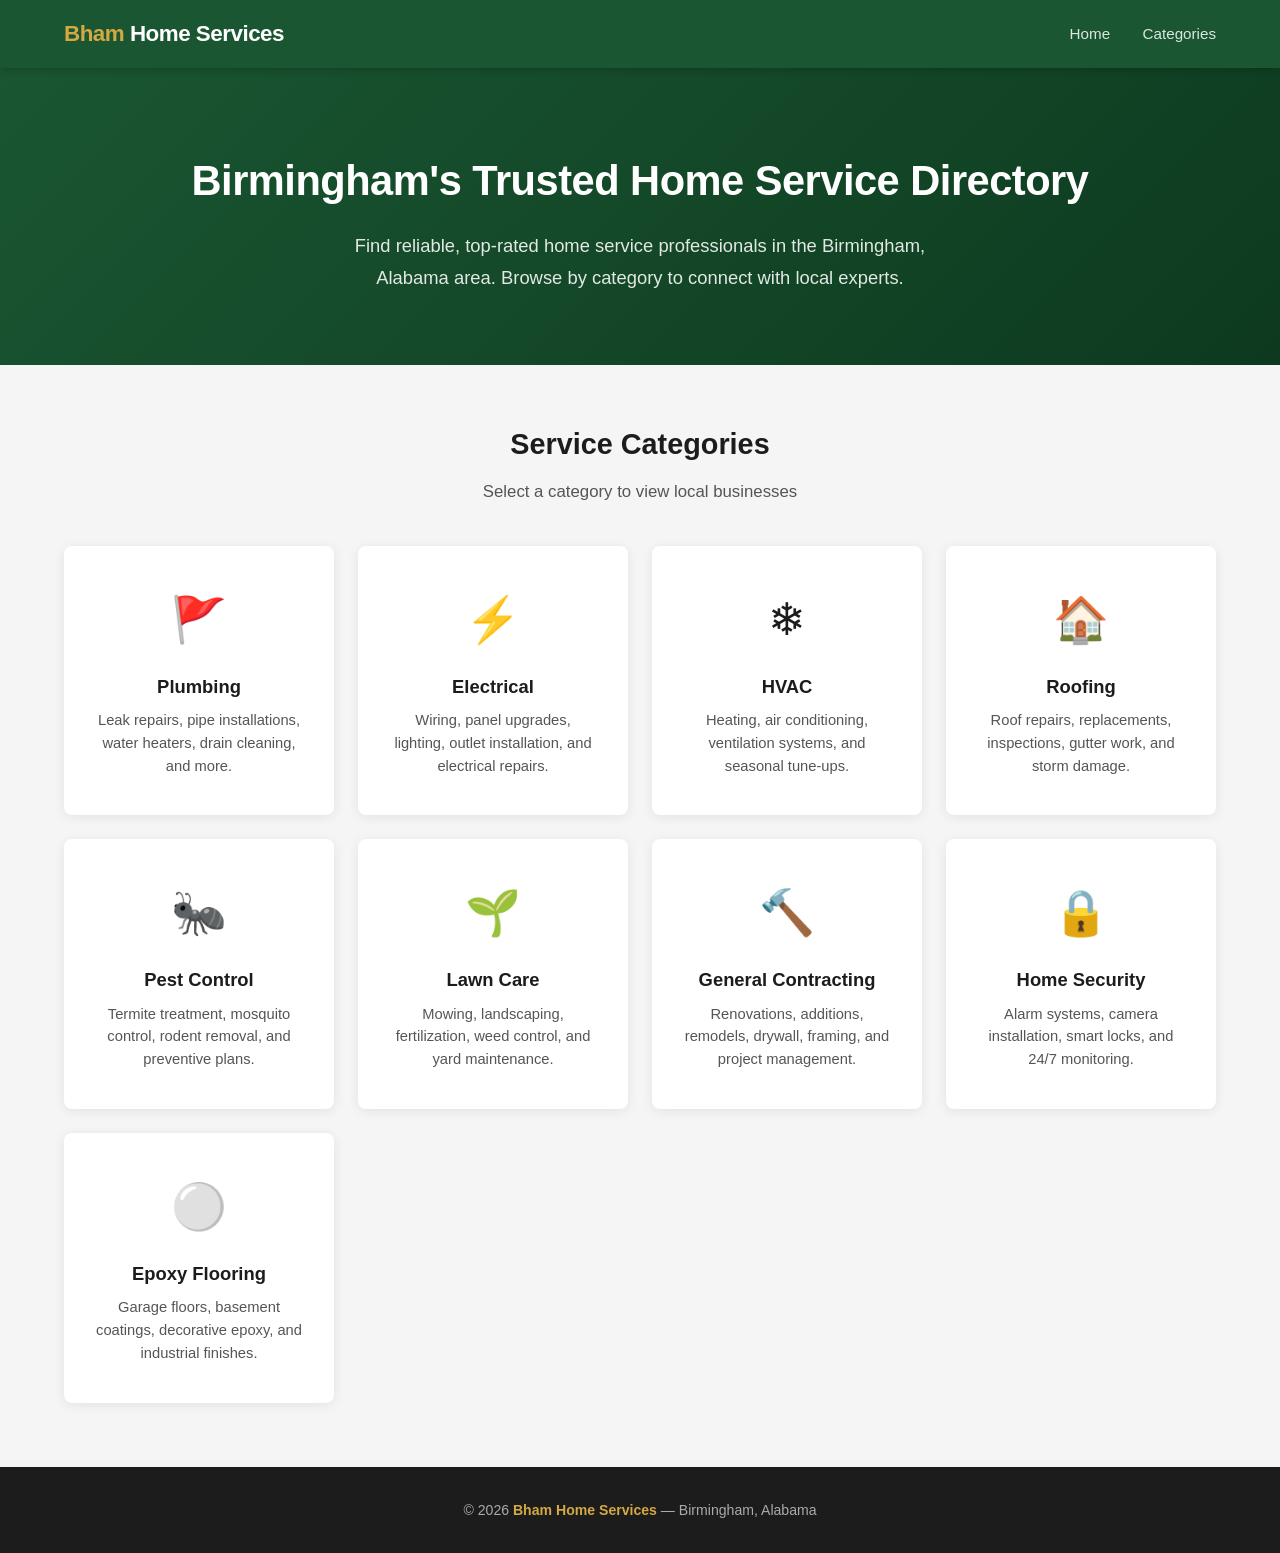
<file: index.html>
<!DOCTYPE html>
<html lang="en">
<head>
  <meta charset="UTF-8">
  <meta name="viewport" content="width=device-width, initial-scale=1.0">
  <title>Birmingham Home Services | Find Trusted Local Pros</title>
  <link rel="stylesheet" href="css/styles.css">
</head>
<body>

  <header>
    <div class="header-inner">
      <div class="logo"><span>Bham</span> Home Services</div>
      <nav>
        <a href="index.html">Home</a>
        <a href="#categories">Categories</a>
      </nav>
    </div>
  </header>

  <section class="hero">
    <h1>Birmingham's Trusted Home Service Directory</h1>
    <p>Find reliable, top-rated home service professionals in the Birmingham, Alabama area. Browse by category to connect with local experts.</p>
  </section>

  <h2 class="section-title" id="categories">Service Categories</h2>
  <p class="section-subtitle">Select a category to view local businesses</p>

  <div class="categories">

    <a href="pages/plumbing.html" class="card">
      <span class="card-icon">&#128681;</span>
      <h3>Plumbing</h3>
      <p>Leak repairs, pipe installations, water heaters, drain cleaning, and more.</p>
    </a>

    <a href="pages/electrical.html" class="card">
      <span class="card-icon">&#9889;</span>
      <h3>Electrical</h3>
      <p>Wiring, panel upgrades, lighting, outlet installation, and electrical repairs.</p>
    </a>

    <a href="pages/hvac.html" class="card">
      <span class="card-icon">&#10052;</span>
      <h3>HVAC</h3>
      <p>Heating, air conditioning, ventilation systems, and seasonal tune-ups.</p>
    </a>

    <a href="pages/roofing.html" class="card">
      <span class="card-icon">&#127968;</span>
      <h3>Roofing</h3>
      <p>Roof repairs, replacements, inspections, gutter work, and storm damage.</p>
    </a>

    <a href="pages/pest-control.html" class="card">
      <span class="card-icon">&#128028;</span>
      <h3>Pest Control</h3>
      <p>Termite treatment, mosquito control, rodent removal, and preventive plans.</p>
    </a>

    <a href="pages/lawn-care.html" class="card">
      <span class="card-icon">&#127793;</span>
      <h3>Lawn Care</h3>
      <p>Mowing, landscaping, fertilization, weed control, and yard maintenance.</p>
    </a>

    <a href="pages/general-contracting.html" class="card">
      <span class="card-icon">&#128296;</span>
      <h3>General Contracting</h3>
      <p>Renovations, additions, remodels, drywall, framing, and project management.</p>
    </a>

    <a href="pages/home-security.html" class="card">
      <span class="card-icon">&#128274;</span>
      <h3>Home Security</h3>
      <p>Alarm systems, camera installation, smart locks, and 24/7 monitoring.</p>
    </a>

    <a href="pages/epoxy-flooring.html" class="card">
      <span class="card-icon">&#9898;</span>
      <h3>Epoxy Flooring</h3>
      <p>Garage floors, basement coatings, decorative epoxy, and industrial finishes.</p>
    </a>

  </div>

  <footer>
    <p>&copy; 2026 <span>Bham Home Services</span> &mdash; Birmingham, Alabama</p>
  </footer>

</body>
</html>
</file>
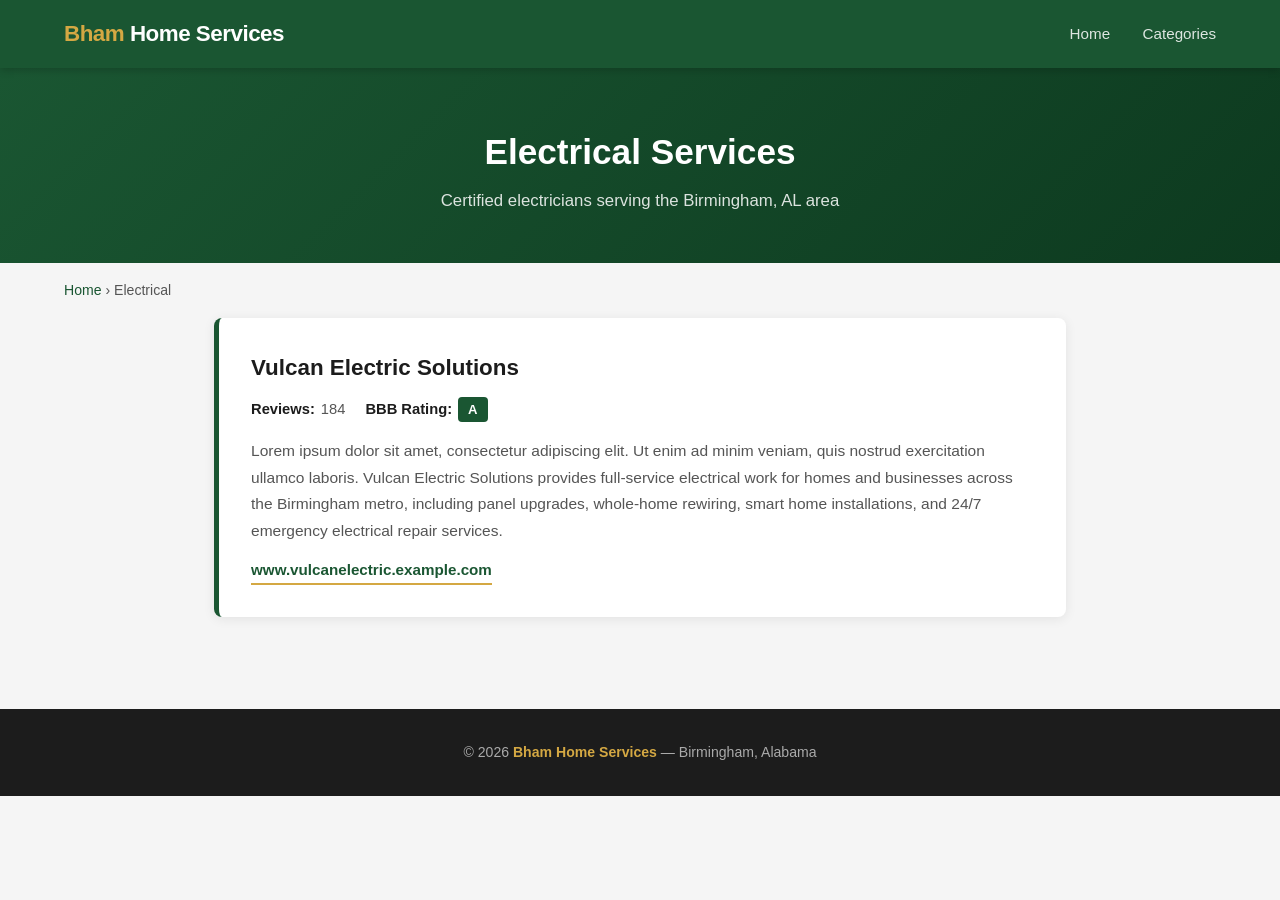
<file: pages/electrical.html>
<!DOCTYPE html>
<html lang="en">
<head>
  <meta charset="UTF-8">
  <meta name="viewport" content="width=device-width, initial-scale=1.0">
  <title>Electrical Services | Birmingham Home Services</title>
  <link rel="stylesheet" href="../css/styles.css">
</head>
<body>

  <header>
    <div class="header-inner">
      <div class="logo"><span>Bham</span> Home Services</div>
      <nav>
        <a href="../index.html">Home</a>
        <a href="../index.html#categories">Categories</a>
      </nav>
    </div>
  </header>

  <section class="page-header">
    <h1>Electrical Services</h1>
    <p>Certified electricians serving the Birmingham, AL area</p>
  </section>

  <div class="breadcrumb">
    <a href="../index.html">Home</a> &rsaquo; Electrical
  </div>

  <div class="listings">

    <div class="listing">
      <h2>Vulcan Electric Solutions</h2>
      <div class="listing-meta">
        <div class="meta-item">
          <span class="meta-label">Reviews:</span> 184
        </div>
        <div class="meta-item">
          <span class="meta-label">BBB Rating:</span>
          <span class="bbb-badge">A</span>
        </div>
      </div>
      <p class="listing-desc">Lorem ipsum dolor sit amet, consectetur adipiscing elit. Ut enim ad minim veniam, quis nostrud exercitation ullamco laboris. Vulcan Electric Solutions provides full-service electrical work for homes and businesses across the Birmingham metro, including panel upgrades, whole-home rewiring, smart home installations, and 24/7 emergency electrical repair services.</p>
      <div class="listing-website">
        <a href="#">www.vulcanelectric.example.com</a>
      </div>
    </div>

  </div>

  <footer>
    <p>&copy; 2026 <span>Bham Home Services</span> &mdash; Birmingham, Alabama</p>
  </footer>

</body>
</html>
</file>
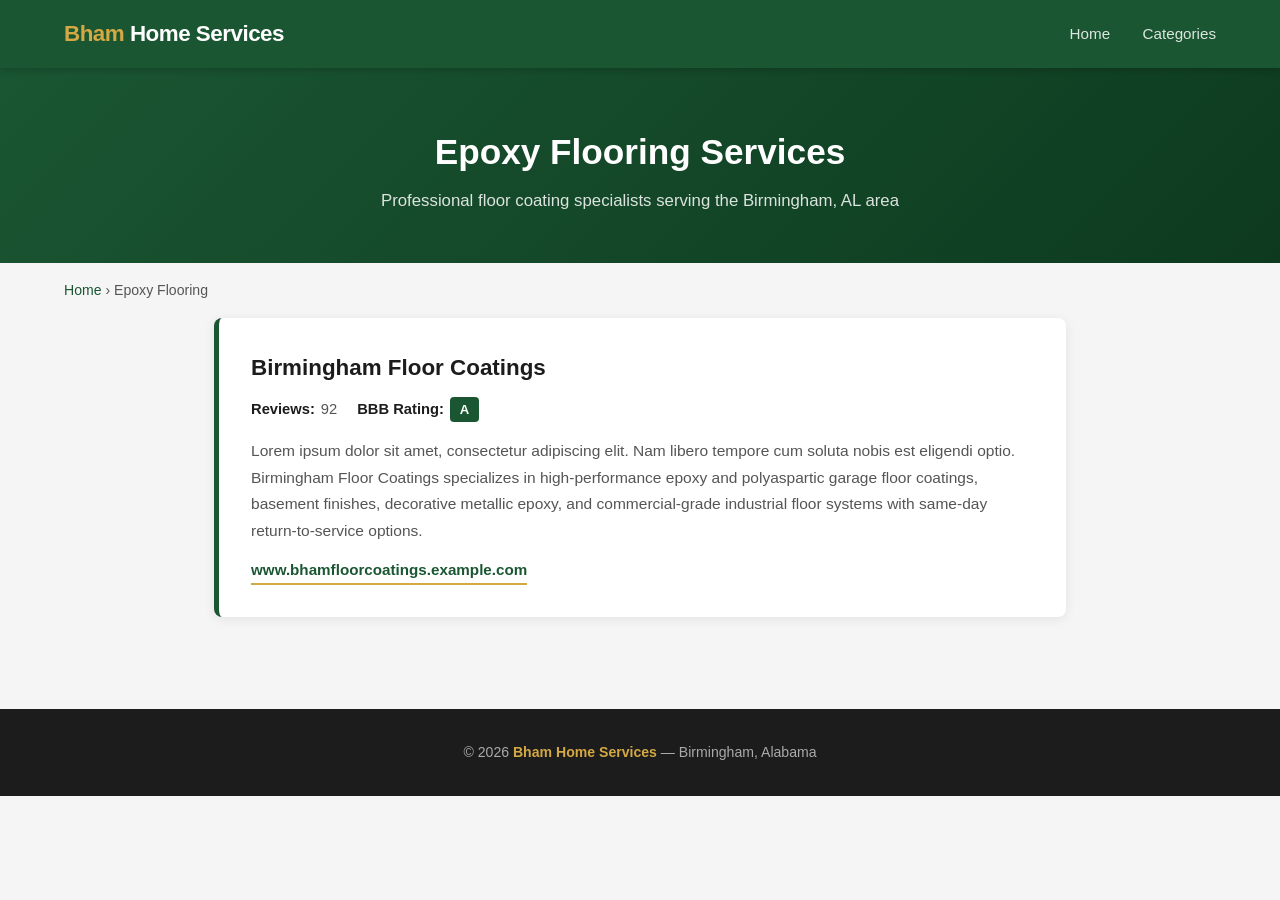
<file: pages/epoxy-flooring.html>
<!DOCTYPE html>
<html lang="en">
<head>
  <meta charset="UTF-8">
  <meta name="viewport" content="width=device-width, initial-scale=1.0">
  <title>Epoxy Flooring Services | Birmingham Home Services</title>
  <link rel="stylesheet" href="../css/styles.css">
</head>
<body>

  <header>
    <div class="header-inner">
      <div class="logo"><span>Bham</span> Home Services</div>
      <nav>
        <a href="../index.html">Home</a>
        <a href="../index.html#categories">Categories</a>
      </nav>
    </div>
  </header>

  <section class="page-header">
    <h1>Epoxy Flooring Services</h1>
    <p>Professional floor coating specialists serving the Birmingham, AL area</p>
  </section>

  <div class="breadcrumb">
    <a href="../index.html">Home</a> &rsaquo; Epoxy Flooring
  </div>

  <div class="listings">

    <div class="listing">
      <h2>Birmingham Floor Coatings</h2>
      <div class="listing-meta">
        <div class="meta-item">
          <span class="meta-label">Reviews:</span> 92
        </div>
        <div class="meta-item">
          <span class="meta-label">BBB Rating:</span>
          <span class="bbb-badge">A</span>
        </div>
      </div>
      <p class="listing-desc">Lorem ipsum dolor sit amet, consectetur adipiscing elit. Nam libero tempore cum soluta nobis est eligendi optio. Birmingham Floor Coatings specializes in high-performance epoxy and polyaspartic garage floor coatings, basement finishes, decorative metallic epoxy, and commercial-grade industrial floor systems with same-day return-to-service options.</p>
      <div class="listing-website">
        <a href="#">www.bhamfloorcoatings.example.com</a>
      </div>
    </div>

  </div>

  <footer>
    <p>&copy; 2026 <span>Bham Home Services</span> &mdash; Birmingham, Alabama</p>
  </footer>

</body>
</html>
</file>
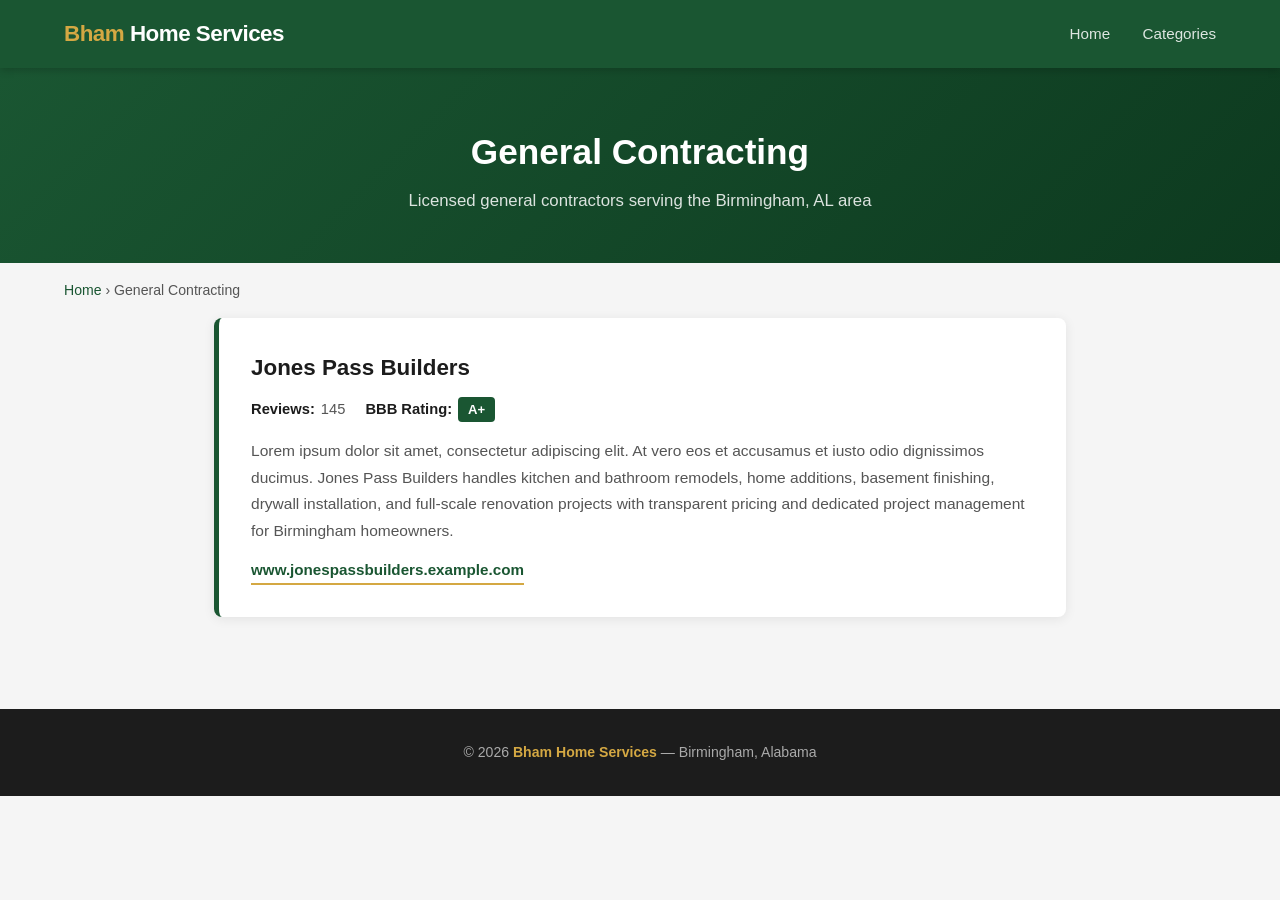
<file: pages/general-contracting.html>
<!DOCTYPE html>
<html lang="en">
<head>
  <meta charset="UTF-8">
  <meta name="viewport" content="width=device-width, initial-scale=1.0">
  <title>General Contracting Services | Birmingham Home Services</title>
  <link rel="stylesheet" href="../css/styles.css">
</head>
<body>

  <header>
    <div class="header-inner">
      <div class="logo"><span>Bham</span> Home Services</div>
      <nav>
        <a href="../index.html">Home</a>
        <a href="../index.html#categories">Categories</a>
      </nav>
    </div>
  </header>

  <section class="page-header">
    <h1>General Contracting</h1>
    <p>Licensed general contractors serving the Birmingham, AL area</p>
  </section>

  <div class="breadcrumb">
    <a href="../index.html">Home</a> &rsaquo; General Contracting
  </div>

  <div class="listings">

    <div class="listing">
      <h2>Jones Pass Builders</h2>
      <div class="listing-meta">
        <div class="meta-item">
          <span class="meta-label">Reviews:</span> 145
        </div>
        <div class="meta-item">
          <span class="meta-label">BBB Rating:</span>
          <span class="bbb-badge">A+</span>
        </div>
      </div>
      <p class="listing-desc">Lorem ipsum dolor sit amet, consectetur adipiscing elit. At vero eos et accusamus et iusto odio dignissimos ducimus. Jones Pass Builders handles kitchen and bathroom remodels, home additions, basement finishing, drywall installation, and full-scale renovation projects with transparent pricing and dedicated project management for Birmingham homeowners.</p>
      <div class="listing-website">
        <a href="#">www.jonespassbuilders.example.com</a>
      </div>
    </div>

  </div>

  <footer>
    <p>&copy; 2026 <span>Bham Home Services</span> &mdash; Birmingham, Alabama</p>
  </footer>

</body>
</html>
</file>
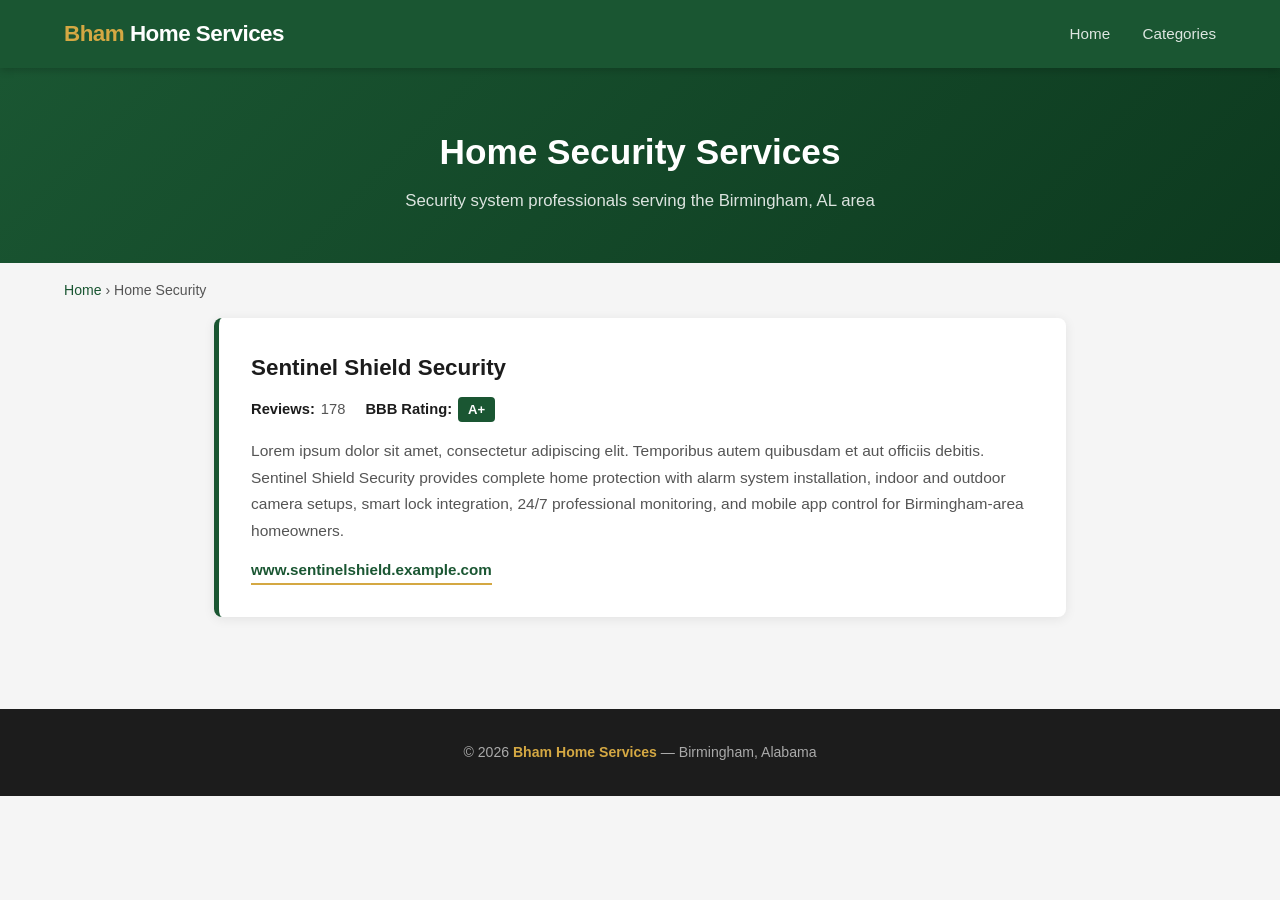
<file: pages/home-security.html>
<!DOCTYPE html>
<html lang="en">
<head>
  <meta charset="UTF-8">
  <meta name="viewport" content="width=device-width, initial-scale=1.0">
  <title>Home Security Services | Birmingham Home Services</title>
  <link rel="stylesheet" href="../css/styles.css">
</head>
<body>

  <header>
    <div class="header-inner">
      <div class="logo"><span>Bham</span> Home Services</div>
      <nav>
        <a href="../index.html">Home</a>
        <a href="../index.html#categories">Categories</a>
      </nav>
    </div>
  </header>

  <section class="page-header">
    <h1>Home Security Services</h1>
    <p>Security system professionals serving the Birmingham, AL area</p>
  </section>

  <div class="breadcrumb">
    <a href="../index.html">Home</a> &rsaquo; Home Security
  </div>

  <div class="listings">

    <div class="listing">
      <h2>Sentinel Shield Security</h2>
      <div class="listing-meta">
        <div class="meta-item">
          <span class="meta-label">Reviews:</span> 178
        </div>
        <div class="meta-item">
          <span class="meta-label">BBB Rating:</span>
          <span class="bbb-badge">A+</span>
        </div>
      </div>
      <p class="listing-desc">Lorem ipsum dolor sit amet, consectetur adipiscing elit. Temporibus autem quibusdam et aut officiis debitis. Sentinel Shield Security provides complete home protection with alarm system installation, indoor and outdoor camera setups, smart lock integration, 24/7 professional monitoring, and mobile app control for Birmingham-area homeowners.</p>
      <div class="listing-website">
        <a href="#">www.sentinelshield.example.com</a>
      </div>
    </div>

  </div>

  <footer>
    <p>&copy; 2026 <span>Bham Home Services</span> &mdash; Birmingham, Alabama</p>
  </footer>

</body>
</html>
</file>
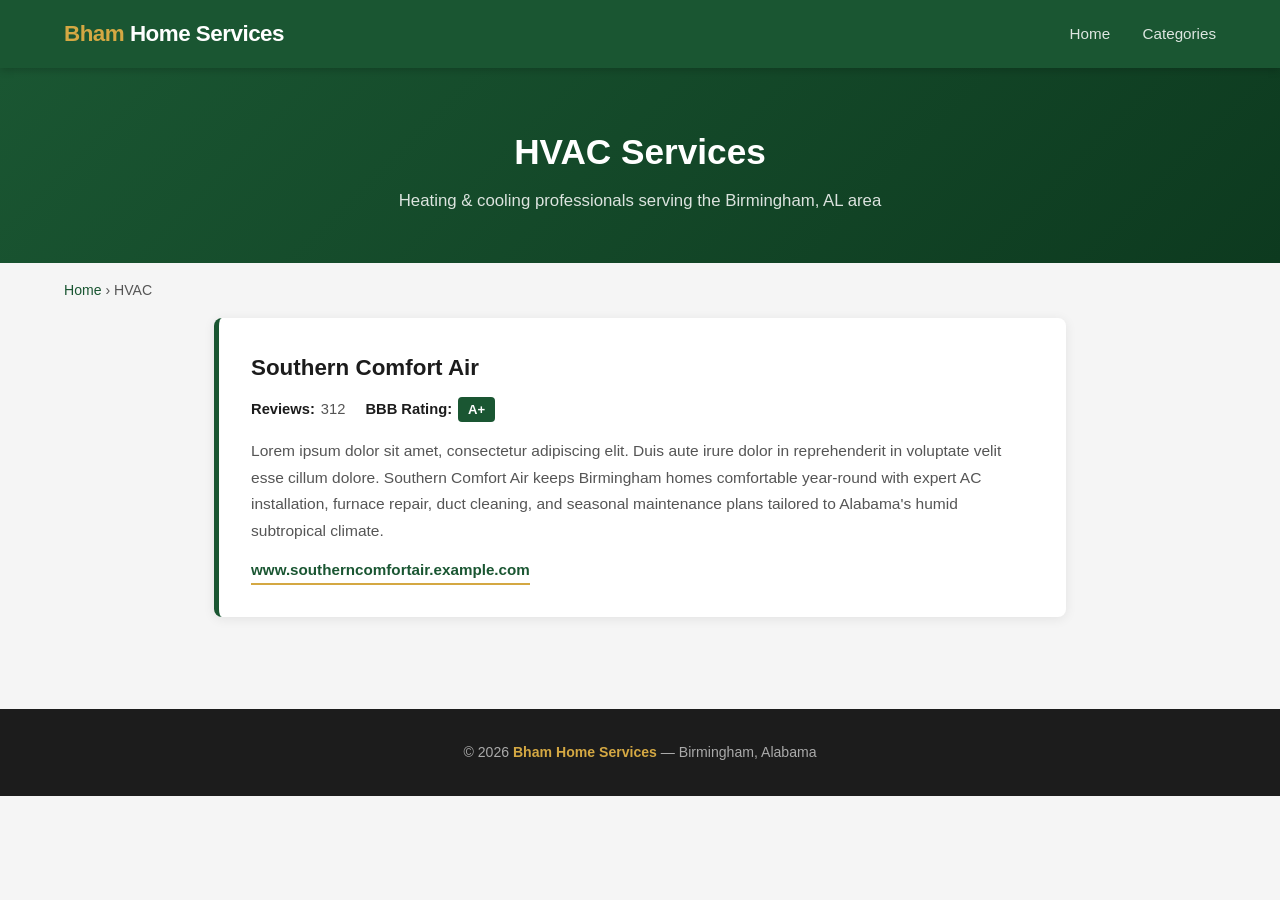
<file: pages/hvac.html>
<!DOCTYPE html>
<html lang="en">
<head>
  <meta charset="UTF-8">
  <meta name="viewport" content="width=device-width, initial-scale=1.0">
  <title>HVAC Services | Birmingham Home Services</title>
  <link rel="stylesheet" href="../css/styles.css">
</head>
<body>

  <header>
    <div class="header-inner">
      <div class="logo"><span>Bham</span> Home Services</div>
      <nav>
        <a href="../index.html">Home</a>
        <a href="../index.html#categories">Categories</a>
      </nav>
    </div>
  </header>

  <section class="page-header">
    <h1>HVAC Services</h1>
    <p>Heating &amp; cooling professionals serving the Birmingham, AL area</p>
  </section>

  <div class="breadcrumb">
    <a href="../index.html">Home</a> &rsaquo; HVAC
  </div>

  <div class="listings">

    <div class="listing">
      <h2>Southern Comfort Air</h2>
      <div class="listing-meta">
        <div class="meta-item">
          <span class="meta-label">Reviews:</span> 312
        </div>
        <div class="meta-item">
          <span class="meta-label">BBB Rating:</span>
          <span class="bbb-badge">A+</span>
        </div>
      </div>
      <p class="listing-desc">Lorem ipsum dolor sit amet, consectetur adipiscing elit. Duis aute irure dolor in reprehenderit in voluptate velit esse cillum dolore. Southern Comfort Air keeps Birmingham homes comfortable year-round with expert AC installation, furnace repair, duct cleaning, and seasonal maintenance plans tailored to Alabama's humid subtropical climate.</p>
      <div class="listing-website">
        <a href="#">www.southerncomfortair.example.com</a>
      </div>
    </div>

  </div>

  <footer>
    <p>&copy; 2026 <span>Bham Home Services</span> &mdash; Birmingham, Alabama</p>
  </footer>

</body>
</html>
</file>
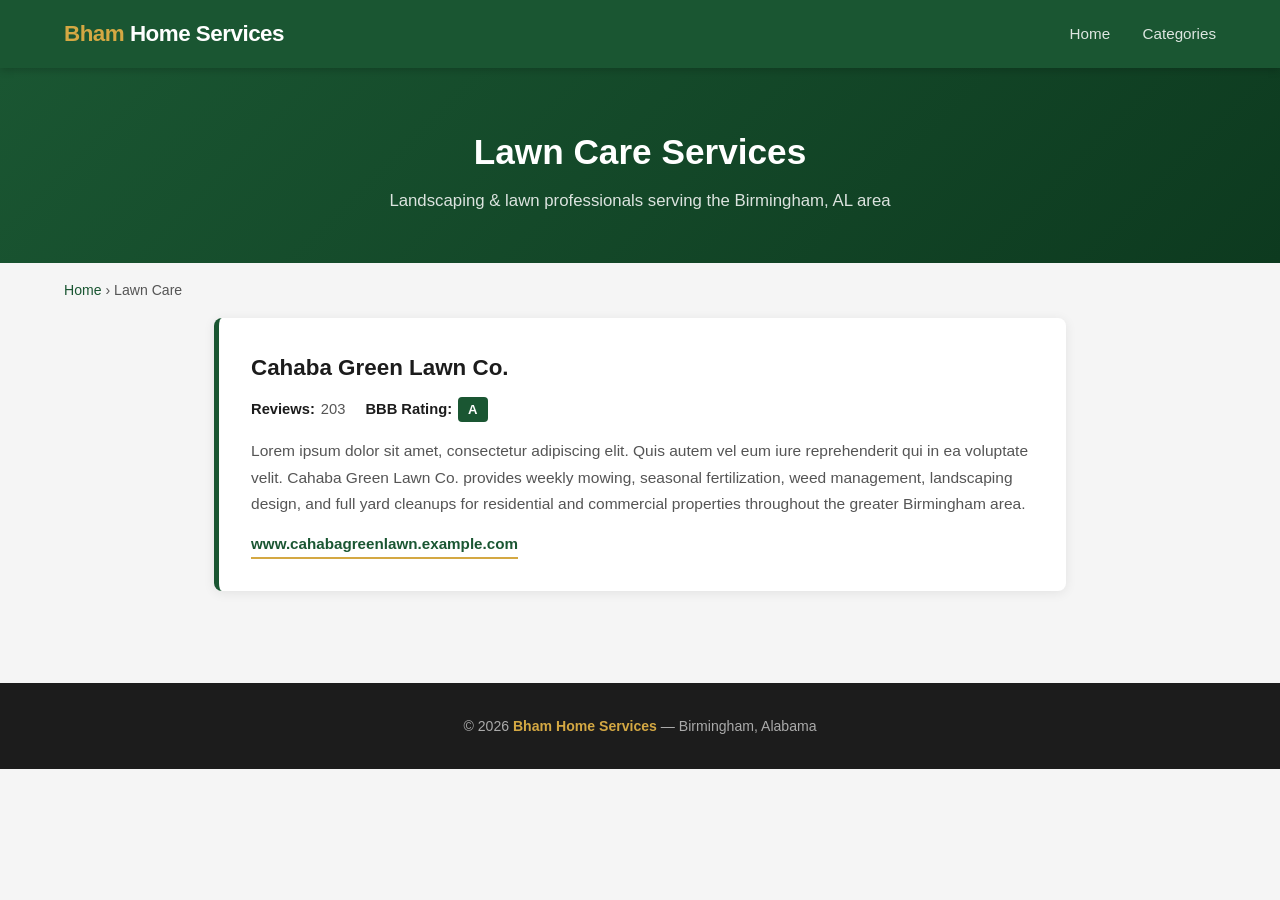
<file: pages/lawn-care.html>
<!DOCTYPE html>
<html lang="en">
<head>
  <meta charset="UTF-8">
  <meta name="viewport" content="width=device-width, initial-scale=1.0">
  <title>Lawn Care Services | Birmingham Home Services</title>
  <link rel="stylesheet" href="../css/styles.css">
</head>
<body>

  <header>
    <div class="header-inner">
      <div class="logo"><span>Bham</span> Home Services</div>
      <nav>
        <a href="../index.html">Home</a>
        <a href="../index.html#categories">Categories</a>
      </nav>
    </div>
  </header>

  <section class="page-header">
    <h1>Lawn Care Services</h1>
    <p>Landscaping &amp; lawn professionals serving the Birmingham, AL area</p>
  </section>

  <div class="breadcrumb">
    <a href="../index.html">Home</a> &rsaquo; Lawn Care
  </div>

  <div class="listings">

    <div class="listing">
      <h2>Cahaba Green Lawn Co.</h2>
      <div class="listing-meta">
        <div class="meta-item">
          <span class="meta-label">Reviews:</span> 203
        </div>
        <div class="meta-item">
          <span class="meta-label">BBB Rating:</span>
          <span class="bbb-badge">A</span>
        </div>
      </div>
      <p class="listing-desc">Lorem ipsum dolor sit amet, consectetur adipiscing elit. Quis autem vel eum iure reprehenderit qui in ea voluptate velit. Cahaba Green Lawn Co. provides weekly mowing, seasonal fertilization, weed management, landscaping design, and full yard cleanups for residential and commercial properties throughout the greater Birmingham area.</p>
      <div class="listing-website">
        <a href="#">www.cahabagreenlawn.example.com</a>
      </div>
    </div>

  </div>

  <footer>
    <p>&copy; 2026 <span>Bham Home Services</span> &mdash; Birmingham, Alabama</p>
  </footer>

</body>
</html>
</file>
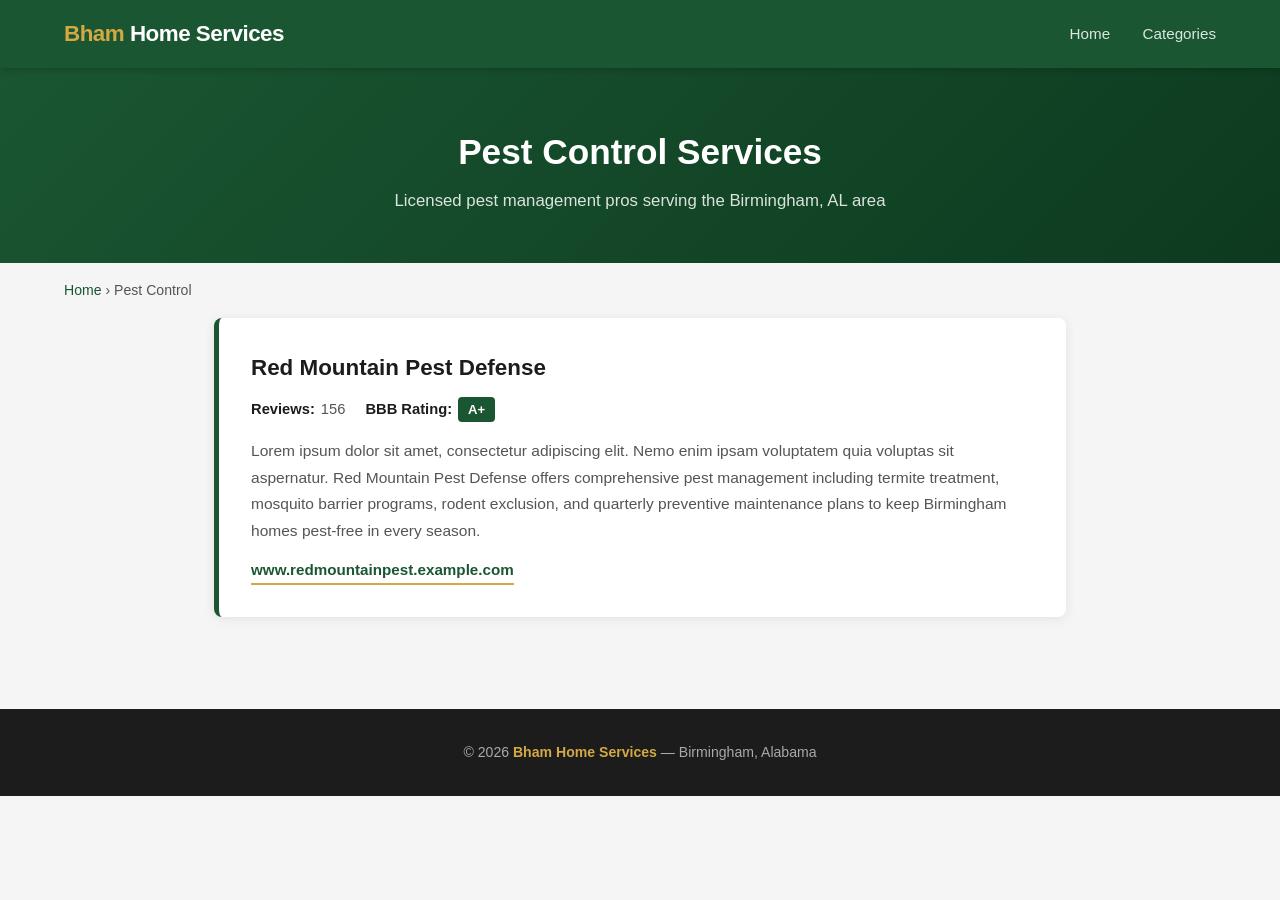
<file: pages/pest-control.html>
<!DOCTYPE html>
<html lang="en">
<head>
  <meta charset="UTF-8">
  <meta name="viewport" content="width=device-width, initial-scale=1.0">
  <title>Pest Control Services | Birmingham Home Services</title>
  <link rel="stylesheet" href="../css/styles.css">
</head>
<body>

  <header>
    <div class="header-inner">
      <div class="logo"><span>Bham</span> Home Services</div>
      <nav>
        <a href="../index.html">Home</a>
        <a href="../index.html#categories">Categories</a>
      </nav>
    </div>
  </header>

  <section class="page-header">
    <h1>Pest Control Services</h1>
    <p>Licensed pest management pros serving the Birmingham, AL area</p>
  </section>

  <div class="breadcrumb">
    <a href="../index.html">Home</a> &rsaquo; Pest Control
  </div>

  <div class="listings">

    <div class="listing">
      <h2>Red Mountain Pest Defense</h2>
      <div class="listing-meta">
        <div class="meta-item">
          <span class="meta-label">Reviews:</span> 156
        </div>
        <div class="meta-item">
          <span class="meta-label">BBB Rating:</span>
          <span class="bbb-badge">A+</span>
        </div>
      </div>
      <p class="listing-desc">Lorem ipsum dolor sit amet, consectetur adipiscing elit. Nemo enim ipsam voluptatem quia voluptas sit aspernatur. Red Mountain Pest Defense offers comprehensive pest management including termite treatment, mosquito barrier programs, rodent exclusion, and quarterly preventive maintenance plans to keep Birmingham homes pest-free in every season.</p>
      <div class="listing-website">
        <a href="#">www.redmountainpest.example.com</a>
      </div>
    </div>

  </div>

  <footer>
    <p>&copy; 2026 <span>Bham Home Services</span> &mdash; Birmingham, Alabama</p>
  </footer>

</body>
</html>
</file>
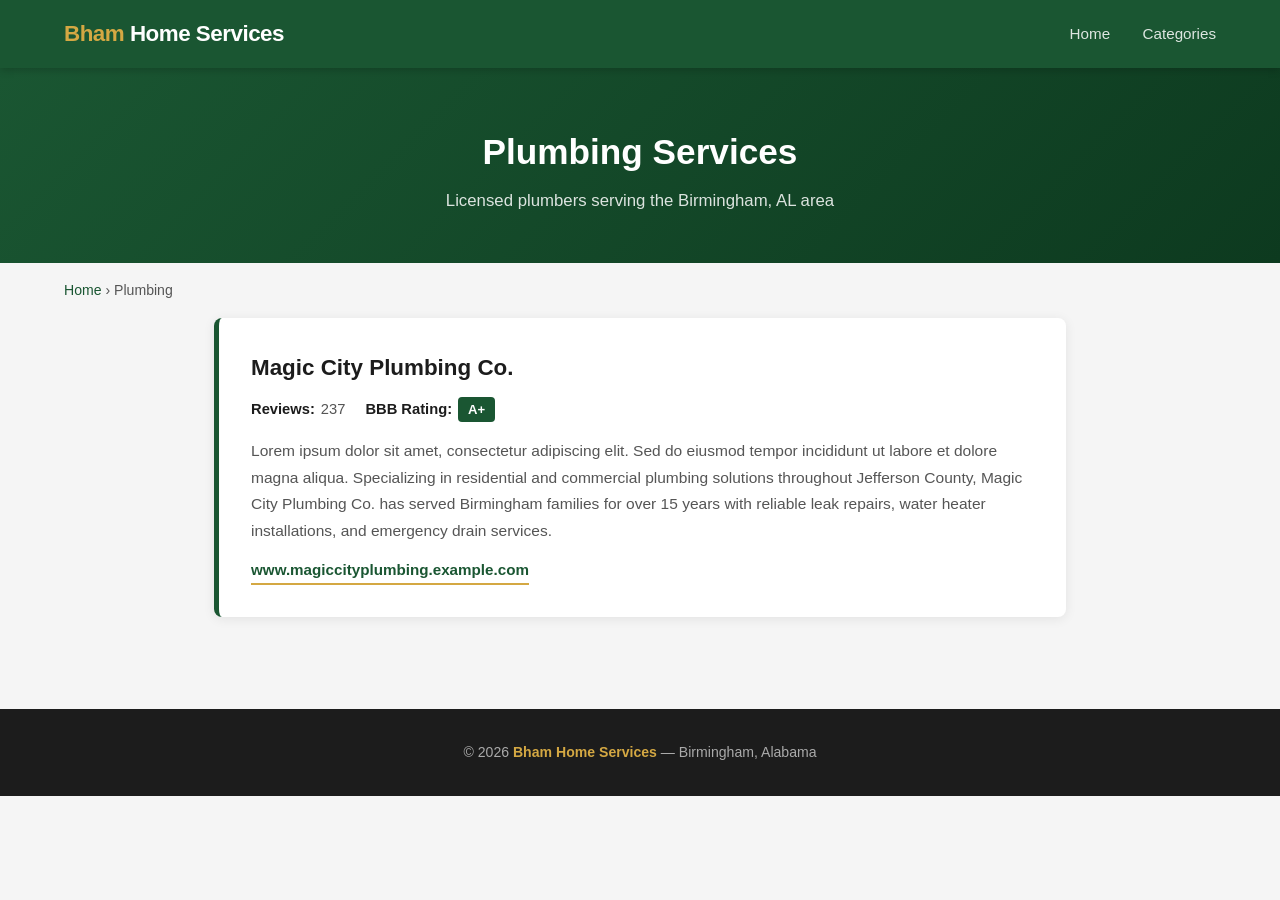
<file: pages/plumbing.html>
<!DOCTYPE html>
<html lang="en">
<head>
  <meta charset="UTF-8">
  <meta name="viewport" content="width=device-width, initial-scale=1.0">
  <title>Plumbing Services | Birmingham Home Services</title>
  <link rel="stylesheet" href="../css/styles.css">
</head>
<body>

  <header>
    <div class="header-inner">
      <div class="logo"><span>Bham</span> Home Services</div>
      <nav>
        <a href="../index.html">Home</a>
        <a href="../index.html#categories">Categories</a>
      </nav>
    </div>
  </header>

  <section class="page-header">
    <h1>Plumbing Services</h1>
    <p>Licensed plumbers serving the Birmingham, AL area</p>
  </section>

  <div class="breadcrumb">
    <a href="../index.html">Home</a> &rsaquo; Plumbing
  </div>

  <div class="listings">

    <div class="listing">
      <h2>Magic City Plumbing Co.</h2>
      <div class="listing-meta">
        <div class="meta-item">
          <span class="meta-label">Reviews:</span> 237
        </div>
        <div class="meta-item">
          <span class="meta-label">BBB Rating:</span>
          <span class="bbb-badge">A+</span>
        </div>
      </div>
      <p class="listing-desc">Lorem ipsum dolor sit amet, consectetur adipiscing elit. Sed do eiusmod tempor incididunt ut labore et dolore magna aliqua. Specializing in residential and commercial plumbing solutions throughout Jefferson County, Magic City Plumbing Co. has served Birmingham families for over 15 years with reliable leak repairs, water heater installations, and emergency drain services.</p>
      <div class="listing-website">
        <a href="#">www.magiccityplumbing.example.com</a>
      </div>
    </div>

  </div>

  <footer>
    <p>&copy; 2026 <span>Bham Home Services</span> &mdash; Birmingham, Alabama</p>
  </footer>

</body>
</html>
</file>
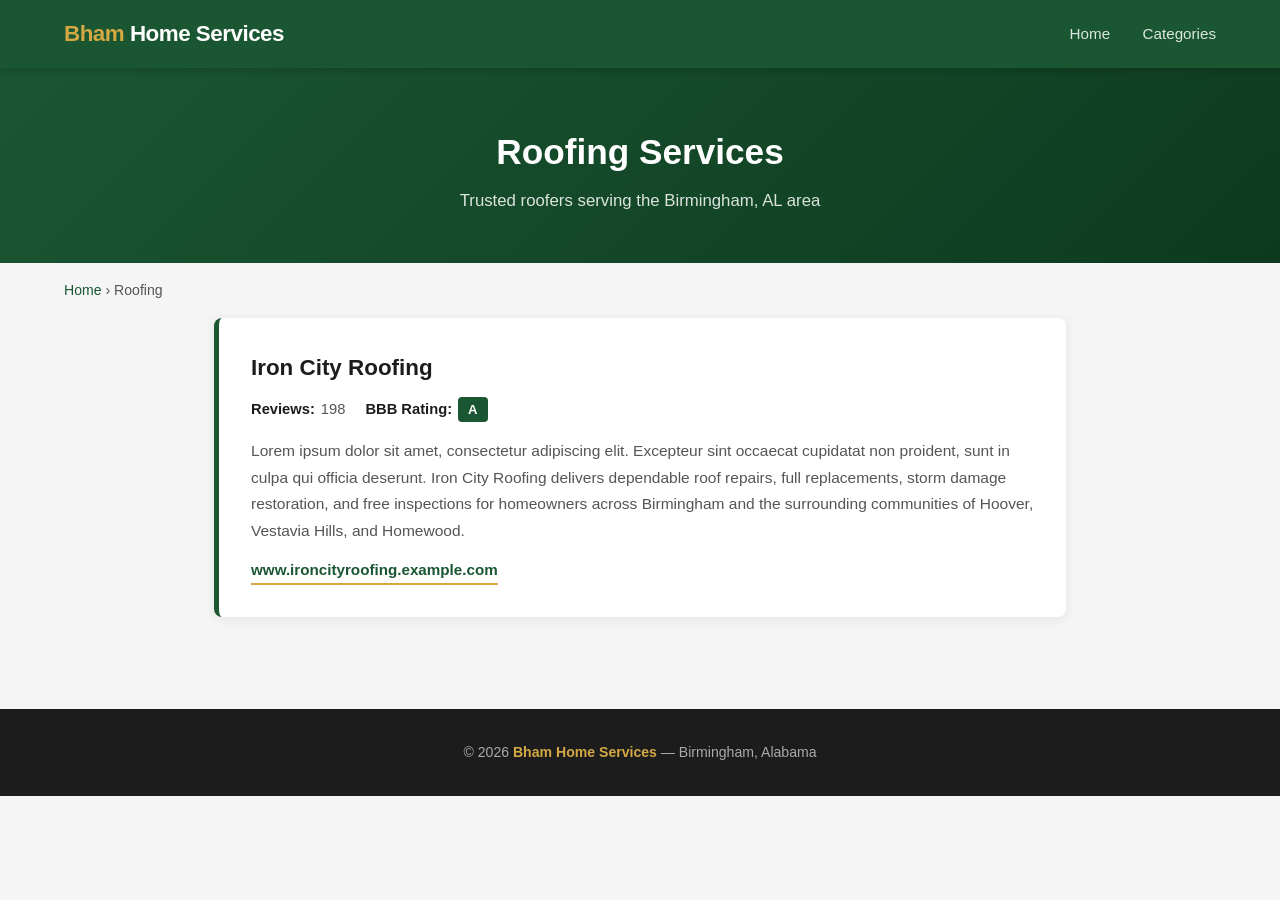
<file: pages/roofing.html>
<!DOCTYPE html>
<html lang="en">
<head>
  <meta charset="UTF-8">
  <meta name="viewport" content="width=device-width, initial-scale=1.0">
  <title>Roofing Services | Birmingham Home Services</title>
  <link rel="stylesheet" href="../css/styles.css">
</head>
<body>

  <header>
    <div class="header-inner">
      <div class="logo"><span>Bham</span> Home Services</div>
      <nav>
        <a href="../index.html">Home</a>
        <a href="../index.html#categories">Categories</a>
      </nav>
    </div>
  </header>

  <section class="page-header">
    <h1>Roofing Services</h1>
    <p>Trusted roofers serving the Birmingham, AL area</p>
  </section>

  <div class="breadcrumb">
    <a href="../index.html">Home</a> &rsaquo; Roofing
  </div>

  <div class="listings">

    <div class="listing">
      <h2>Iron City Roofing</h2>
      <div class="listing-meta">
        <div class="meta-item">
          <span class="meta-label">Reviews:</span> 198
        </div>
        <div class="meta-item">
          <span class="meta-label">BBB Rating:</span>
          <span class="bbb-badge">A</span>
        </div>
      </div>
      <p class="listing-desc">Lorem ipsum dolor sit amet, consectetur adipiscing elit. Excepteur sint occaecat cupidatat non proident, sunt in culpa qui officia deserunt. Iron City Roofing delivers dependable roof repairs, full replacements, storm damage restoration, and free inspections for homeowners across Birmingham and the surrounding communities of Hoover, Vestavia Hills, and Homewood.</p>
      <div class="listing-website">
        <a href="#">www.ironcityroofing.example.com</a>
      </div>
    </div>

  </div>

  <footer>
    <p>&copy; 2026 <span>Bham Home Services</span> &mdash; Birmingham, Alabama</p>
  </footer>

</body>
</html>
</file>
<file: css/styles.css>
/* ===== Reset & Base ===== */
*,
*::before,
*::after {
  margin: 0;
  padding: 0;
  box-sizing: border-box;
}

:root {
  --primary: #1a5632;
  --primary-light: #238445;
  --accent: #d4a843;
  --dark: #1c1c1c;
  --gray-900: #2d2d2d;
  --gray-700: #555;
  --gray-400: #aaa;
  --gray-200: #e2e2e2;
  --gray-100: #f5f5f5;
  --white: #fff;
  --radius: 8px;
  --shadow: 0 2px 12px rgba(0, 0, 0, 0.08);
  --shadow-hover: 0 6px 24px rgba(0, 0, 0, 0.14);
  --transition: 0.25s ease;
}

html {
  scroll-behavior: smooth;
}

body {
  font-family: 'Segoe UI', Tahoma, Geneva, Verdana, sans-serif;
  color: var(--dark);
  background: var(--gray-100);
  line-height: 1.6;
}

a {
  text-decoration: none;
  color: inherit;
}

img {
  max-width: 100%;
  display: block;
}

/* ===== Header ===== */
header {
  background: var(--primary);
  color: var(--white);
  padding: 0;
  position: sticky;
  top: 0;
  z-index: 100;
  box-shadow: 0 2px 8px rgba(0, 0, 0, 0.2);
}

.header-inner {
  max-width: 1200px;
  margin: 0 auto;
  padding: 16px 24px;
  display: flex;
  align-items: center;
  justify-content: space-between;
}

.logo {
  font-size: 1.4rem;
  font-weight: 700;
  letter-spacing: -0.5px;
}

.logo span {
  color: var(--accent);
}

nav a {
  color: rgba(255, 255, 255, 0.85);
  margin-left: 28px;
  font-size: 0.95rem;
  font-weight: 500;
  transition: color var(--transition);
}

nav a:hover {
  color: var(--accent);
}

/* ===== Hero ===== */
.hero {
  background: linear-gradient(135deg, var(--primary) 0%, #0d3a1f 100%);
  color: var(--white);
  text-align: center;
  padding: 80px 24px 72px;
}

.hero h1 {
  font-size: 2.6rem;
  font-weight: 800;
  margin-bottom: 16px;
  letter-spacing: -0.5px;
}

.hero p {
  font-size: 1.15rem;
  max-width: 640px;
  margin: 0 auto;
  opacity: 0.88;
  line-height: 1.7;
}

/* ===== Section titles ===== */
.section-title {
  text-align: center;
  padding: 56px 24px 12px;
  font-size: 1.8rem;
  font-weight: 700;
  color: var(--dark);
}

.section-subtitle {
  text-align: center;
  color: var(--gray-700);
  margin-bottom: 40px;
  font-size: 1.05rem;
}

/* ===== Category Grid ===== */
.categories {
  max-width: 1200px;
  margin: 0 auto;
  padding: 0 24px 64px;
  display: grid;
  grid-template-columns: repeat(auto-fill, minmax(260px, 1fr));
  gap: 24px;
}

.card {
  background: var(--white);
  border-radius: var(--radius);
  box-shadow: var(--shadow);
  padding: 36px 28px;
  text-align: center;
  transition: transform var(--transition), box-shadow var(--transition);
  cursor: pointer;
  border: 2px solid transparent;
}

.card:hover {
  transform: translateY(-4px);
  box-shadow: var(--shadow-hover);
  border-color: var(--primary-light);
}

.card-icon {
  font-size: 2.8rem;
  margin-bottom: 16px;
  display: block;
}

.card h3 {
  font-size: 1.15rem;
  font-weight: 700;
  margin-bottom: 8px;
  color: var(--dark);
}

.card p {
  font-size: 0.92rem;
  color: var(--gray-700);
  line-height: 1.55;
}

/* ===== Page Header (category pages) ===== */
.page-header {
  background: linear-gradient(135deg, var(--primary) 0%, #0d3a1f 100%);
  color: var(--white);
  text-align: center;
  padding: 56px 24px 48px;
}

.page-header h1 {
  font-size: 2.2rem;
  font-weight: 800;
  margin-bottom: 8px;
}

.page-header p {
  opacity: 0.85;
  font-size: 1.05rem;
}

.breadcrumb {
  max-width: 1200px;
  margin: 0 auto;
  padding: 16px 24px;
  font-size: 0.88rem;
  color: var(--gray-700);
}

.breadcrumb a {
  color: var(--primary);
  font-weight: 500;
}

.breadcrumb a:hover {
  text-decoration: underline;
}

/* ===== Business Listing ===== */
.listings {
  max-width: 900px;
  margin: 0 auto;
  padding: 0 24px 64px;
}

.listing {
  background: var(--white);
  border-radius: var(--radius);
  box-shadow: var(--shadow);
  padding: 32px;
  margin-bottom: 28px;
  border-left: 5px solid var(--primary);
}

.listing h2 {
  font-size: 1.4rem;
  font-weight: 700;
  color: var(--dark);
  margin-bottom: 12px;
}

.listing-meta {
  display: flex;
  flex-wrap: wrap;
  gap: 20px;
  margin-bottom: 16px;
  font-size: 0.92rem;
}

.listing-meta .meta-item {
  display: flex;
  align-items: center;
  gap: 6px;
  color: var(--gray-700);
}

.meta-label {
  font-weight: 600;
  color: var(--dark);
}

.bbb-badge {
  display: inline-block;
  background: var(--primary);
  color: var(--white);
  font-weight: 700;
  font-size: 0.82rem;
  padding: 2px 10px;
  border-radius: 4px;
}

.listing-desc {
  color: var(--gray-700);
  line-height: 1.7;
  font-size: 0.97rem;
}

.listing-website a {
  display: inline-block;
  margin-top: 14px;
  color: var(--primary);
  font-weight: 600;
  font-size: 0.95rem;
  border-bottom: 2px solid var(--accent);
  padding-bottom: 1px;
  transition: color var(--transition);
}

.listing-website a:hover {
  color: var(--primary-light);
}

/* ===== Footer ===== */
footer {
  background: var(--dark);
  color: var(--gray-400);
  text-align: center;
  padding: 32px 24px;
  font-size: 0.88rem;
}

footer span {
  color: var(--accent);
  font-weight: 600;
}

/* ===== Responsive ===== */
@media (max-width: 768px) {
  .hero h1 {
    font-size: 1.9rem;
  }

  .hero p {
    font-size: 1rem;
  }

  .header-inner {
    flex-direction: column;
    gap: 10px;
  }

  nav a {
    margin-left: 14px;
  }

  .listing-meta {
    flex-direction: column;
    gap: 8px;
  }

  .categories {
    grid-template-columns: 1fr 1fr;
  }
}

@media (max-width: 480px) {
  .categories {
    grid-template-columns: 1fr;
  }
}
</file>
